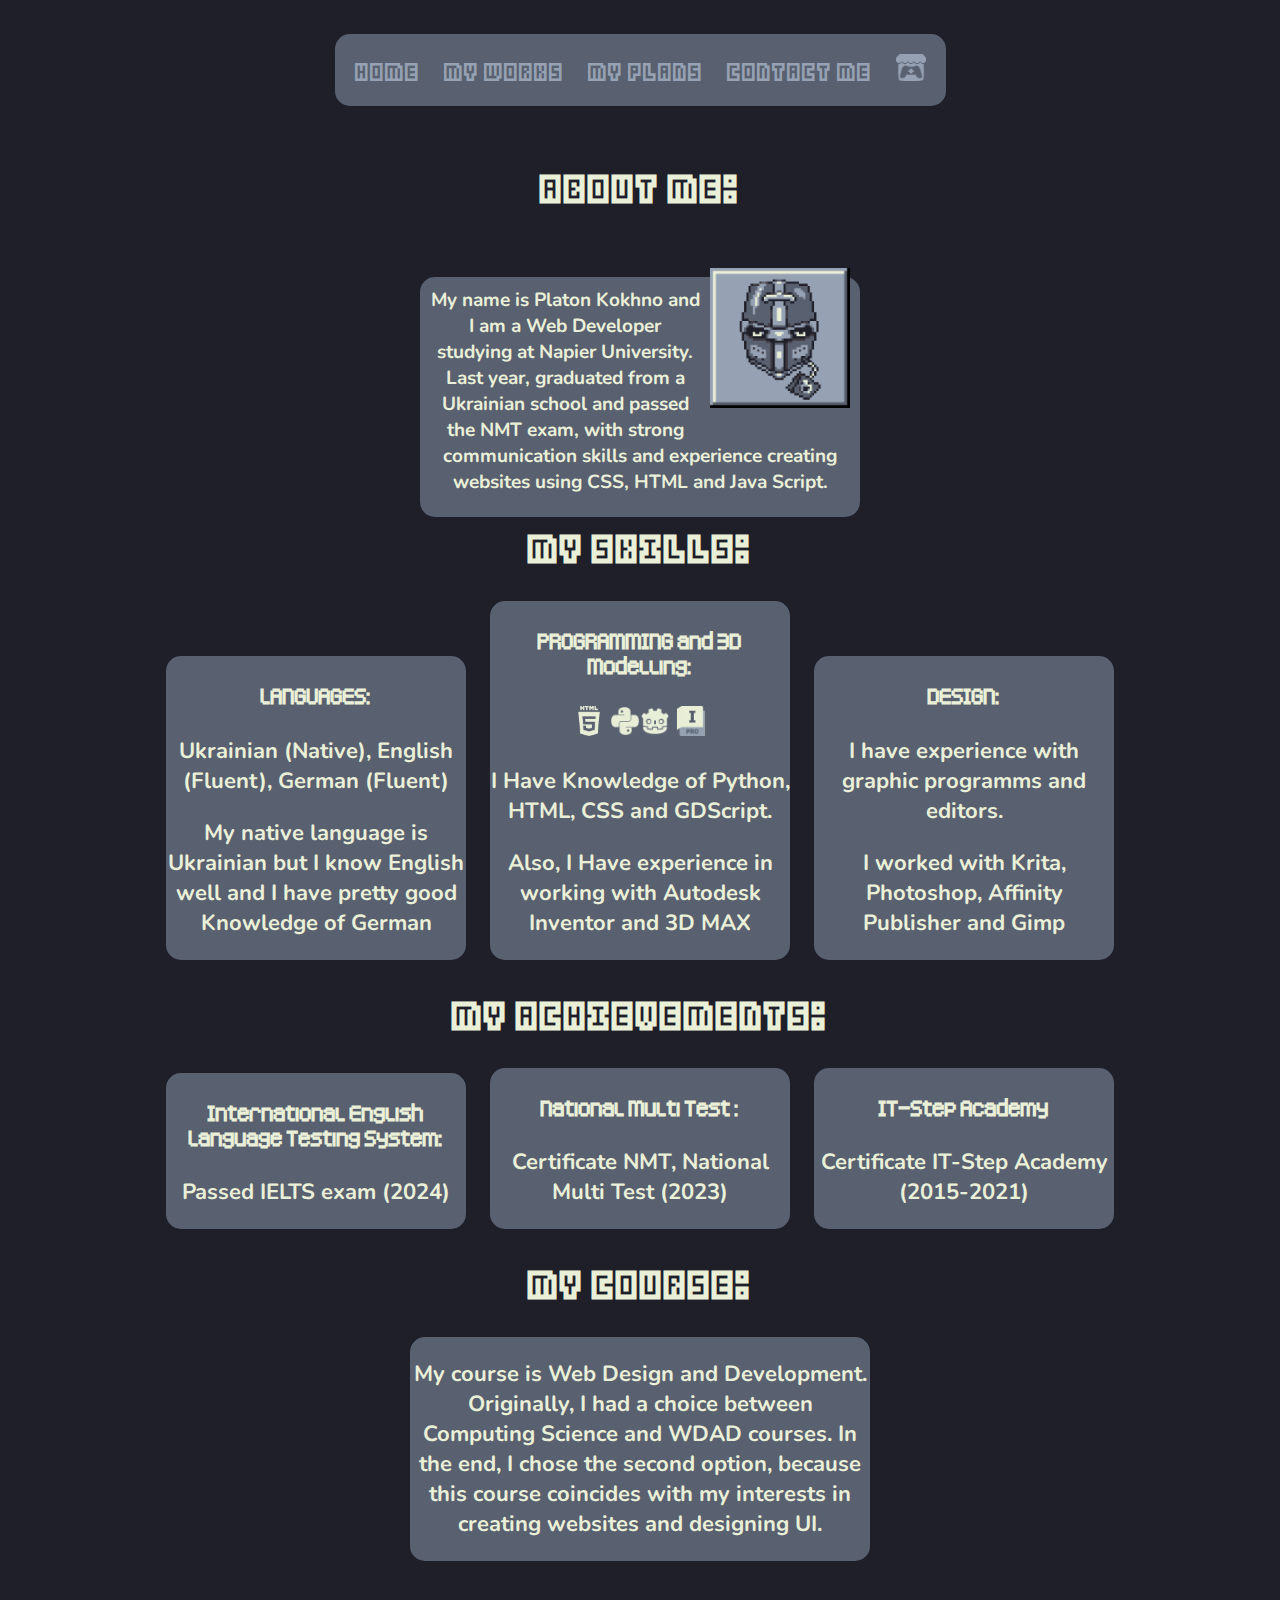
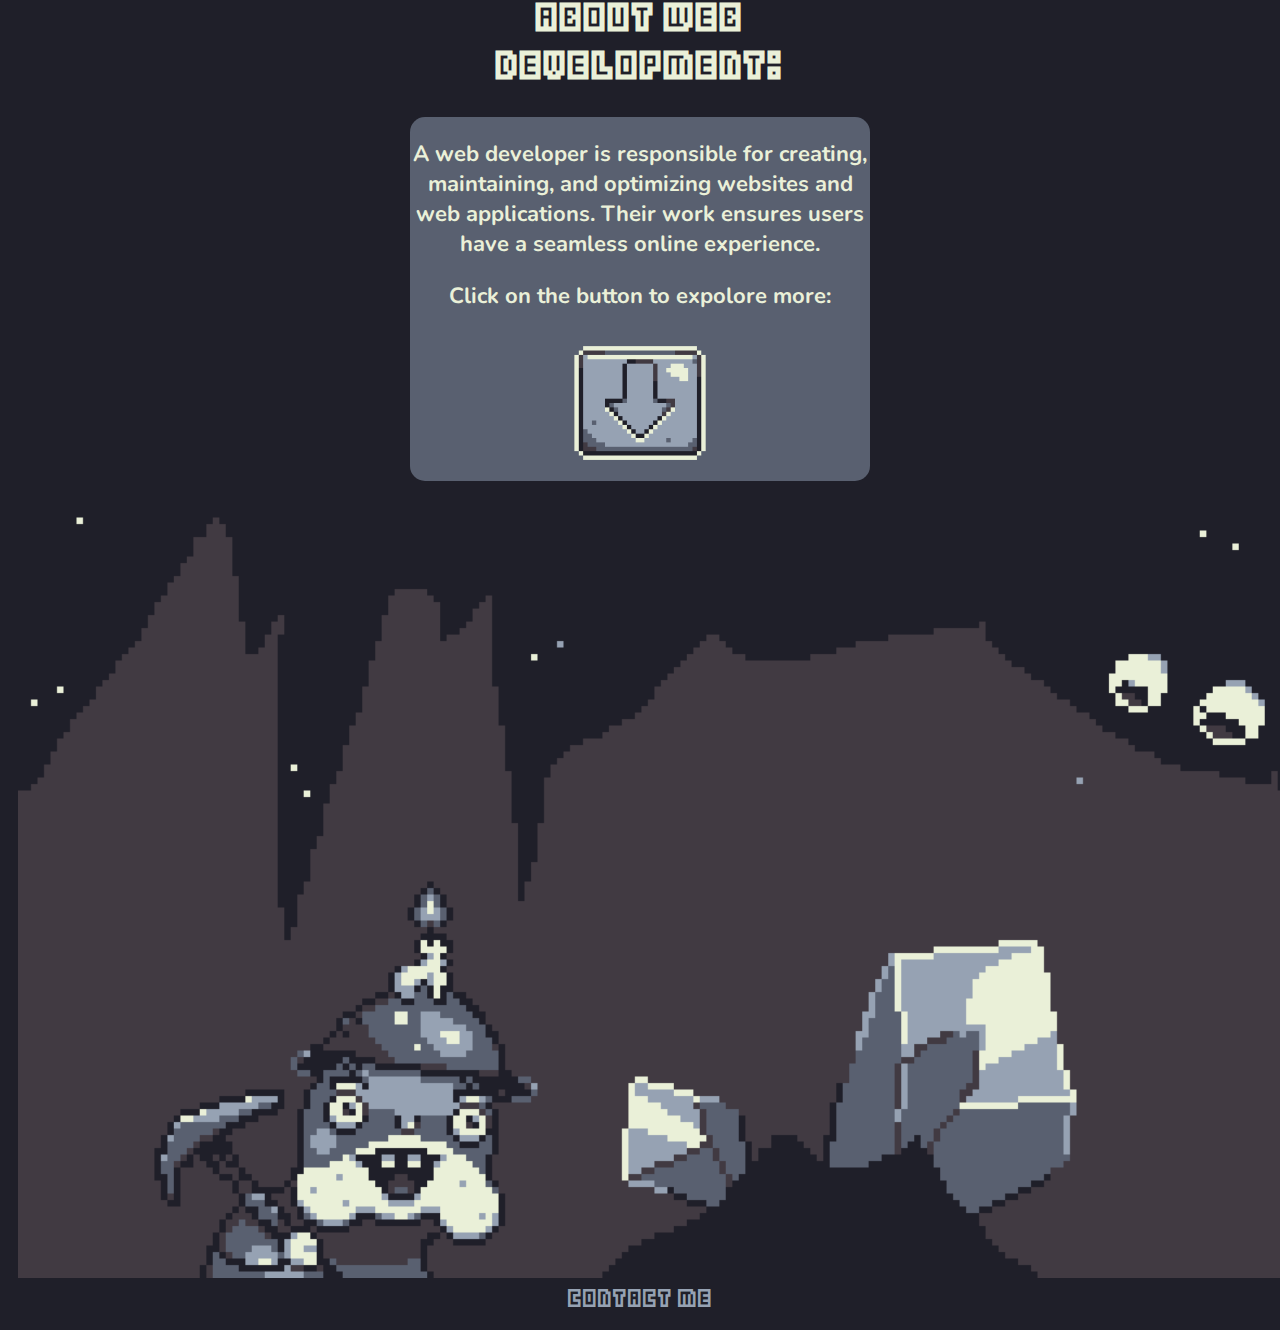
<file: index.html>
<!DOCTYPE html>
<html lang="en">
<head>
    <link rel="stylesheet" href="css/Istyle4.css">
    <link href="https://fonts.googleapis.com/css2?family=Jacquard+12&family=Jacquard+24+Charted&family=Jersey+10&family=Nunito:ital,wght@0,200..1000;1,200..1000&family=Oswald:wght@200..700&family=Pixelify+Sans:wght@400..700&display=swap" rel="stylesheet">
    <meta charset="UTF-8">
    <meta name="viewport" content="width=device-width, initial-scale=1.0">
    <link rel="icon" type="image/x-icon" href="images/pixil-frame-0(64).png">
    <title>Portfolio Website</title>
    
</head>
<body class="body1">
    <section class="container2">
    <ul class="menu">
        <li class="list">
            <a class="links" href="index.html">Home</a>
        </li>
        <li class="list">
            <a class="links" href="myworks.html">My Works</a>
        </li>
        <li class="list">
            <a class="links" href="myplans.html">My Plans</a>
        </li>
        <li class="list">
            <a class="links" href="contactme.html">Contact Me</a>
        </li>
        <li class="list">
            
            <a class="links" href="https://ferus-lem.itch.io/"><img class="itch"  src="images/itchio-textless-black.png" alt="images"></a>
            

        </li>
        

    </ul>
    </section>
    
    <h1 class="tt1">About me:</h1>
    
    
    <section class="container">
        <aside> <img class="im1"  src="images/pixil-gif-drawing(9).gif" alt="logo1"></aside>
    <p class="text1">My name is Platon Kokhno and I am a Web Developer studying at Napier University. 
        Last year, graduated from a Ukrainian school and passed the NMT exam, 
        with strong communication skills and experience creating websites using CSS, HTML and Java Script.
        
    </p>

        

    </section>
    
    
    <section class="container2">
        <h1 class="skill1">My Skills:</h1>

    </section> 
    <section class="container2">
        <li class="text2">
            <h2>LANGUAGES:</h2> 
            <p>Ukrainian (Native), English (Fluent),
                German (Fluent)</p>
            <p> My native language is Ukrainian but I know English well and I have pretty good Knowledge of German </p>
            
        </li>

        <li class="text2"><h2>PROGRAMMING and 3D Modelling:</h2> 
            <img class="itch"  src="images/html5logo1.png" alt="images">
            <img class="itch"  src="images/whitepythonlogo1.png" alt="images"><img class="itch"  src="images/godotwhitelogo.png" alt="images">
            <img class="itch"  src="images/autodeskmylogo3.png" alt="images">
            <p> I Have Knowledge of Python, HTML, CSS and GDScript.</p>
            <p>Also, I Have experience in working with
                Autodesk Inventor and 3D MAX</p>
        </li>
        
        <li class="text2"><h2>DESIGN:</h2> 
            <p>I  have experience with graphic programms and editors. </p>
            <p>I worked with Krita, Photoshop, 
Affinity Publisher and Gimp</p>
        </li>
    </section>

    <section class="container2">
        <h1 class="achive">My ACHIEVEMENTS:</h1>

    </section> 
    <section class="container2">
        <li class="text2">
            <h2>International English Language Testing System:</h2> 
            <p>Passed IELTS exam (2024) </p>
            
            
        </li>

        <li class="text2"><h2>National Multi Test :</h2> 
            <p> Certificate NMT, National Multi Test (2023)</p>
            
        </li>

        <li class="text2"><h2>IT-Step Academy </h2> 
            <p> Certificate IT-Step Academy (2015-2021)</p>
            
        </li>
        
        
    </section>
    <section class="container2">
        <h1 class="achive">My Course:</h1>

    </section> 
    <section class="container2">
        <li class="text3">
            
            <p>My course is Web Design and Development. Originally, I had a choice between Computing Science and WDAD courses. In the end, I chose the second
                option, because this course coincides with my interests in creating websites and designing UI.   </p>
            
            
        </li>

    
        
        
    </section>
    <section class="container2">
        <h1 class="achive">About Web Development:</h1>

    </section> 
    <section class="container2">
        <li class="text3">
            
            <p>A web developer is responsible for creating, maintaining, and optimizing websites and web applications. 
                Their work ensures users have a seamless online experience. 
            </p>
            <p>Click on the button to expolore more:</p>
                <a href="bonus/WebDevbyp.pptx" download>
                    <img class="buttondd" src="images/buttondown.png" alt="dbutton" ">
                  </a>  
            
            
        </li>

    
        
        
    </section>

</body>
<footer>
   
    <img class="cave2" src="images/cc3ve.png" alt="image1">
    <a class="links" href="contactme.html">Contact Me</a>
</footer>
</html>
</file>
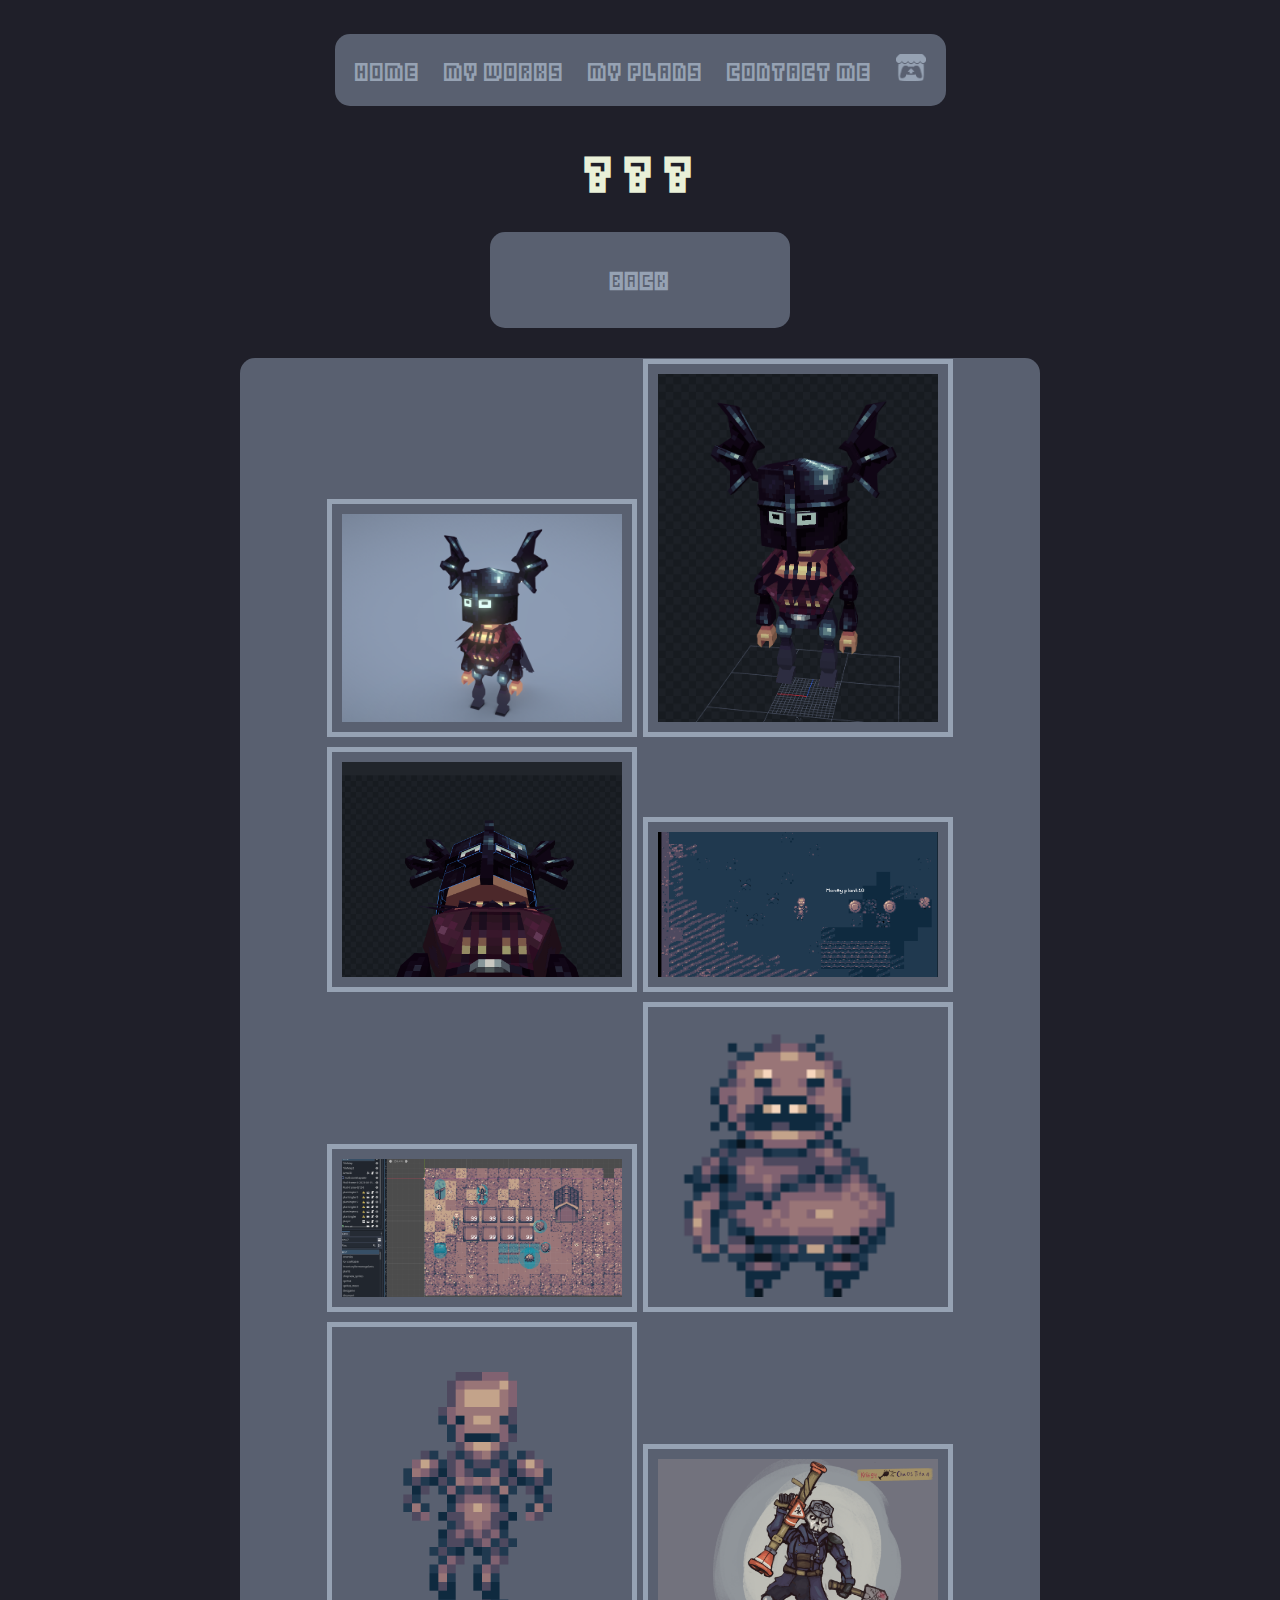
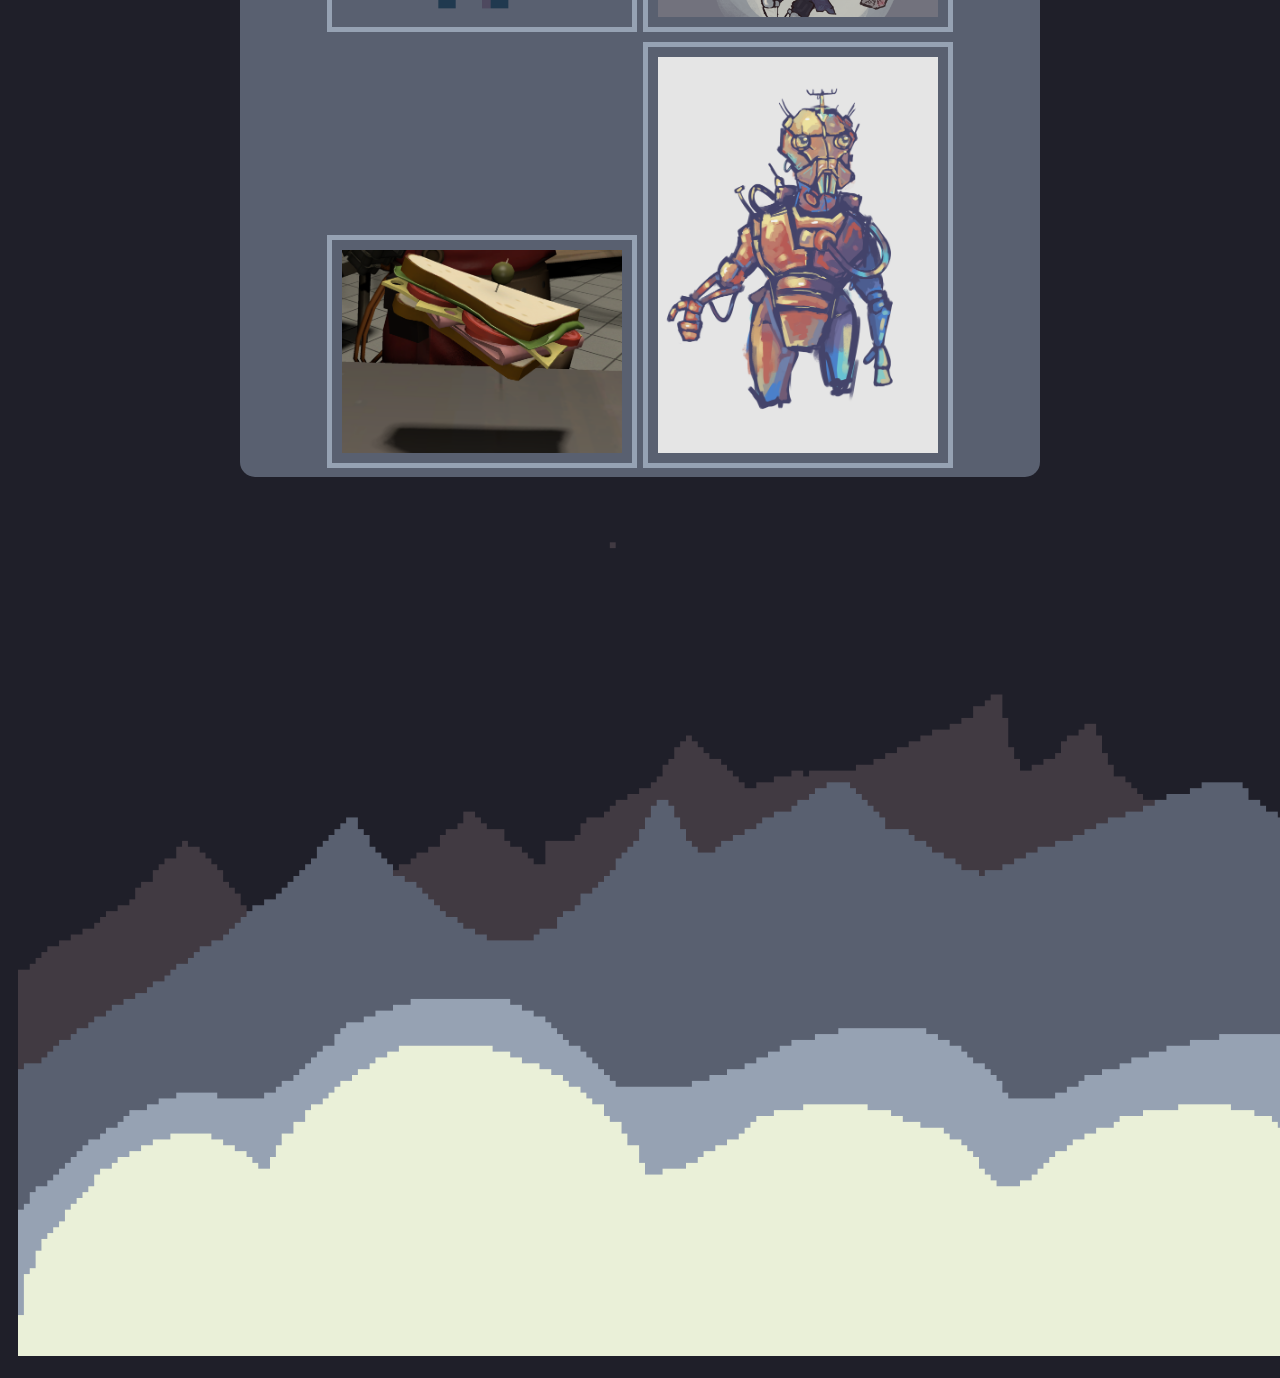
<file: chamber.html>
<!DOCTYPE html>
<html lang="en">
<head>
    <link rel="stylesheet" href="css/Istyle3.css">
    <link href="https://fonts.googleapis.com/css2?family=Jacquard+12&family=Jacquard+24+Charted&family=Jersey+10&family=Nunito:ital,wght@0,200..1000;1,200..1000&family=Oswald:wght@200..700&family=Pixelify+Sans:wght@400..700&display=swap" rel="stylesheet">
    <meta charset="UTF-8">
    <meta name="viewport" content="width=device-width, initial-scale=1.0">
    <link rel="icon" type="image/x-icon" href="images/pixil-frame-0(64).png">
    <title>Portfolio Website</title>
    <script src="javascript/event1.js"></script>
    
</head>
<body class="body1">
    <section class="container2">
    <ul class="menu">
        <li class="list">
            <a class="links" href="index.html">Home</a>
        </li>
        <li class="list">
            <a class="links" href="myworks.html">My Works</a>
        </li>
        <li class="list">
            <a class="links" href="myplans.html">My Plans</a>
        </li>
        <li class="list">
            <a class="links" href="contactme.html">Contact Me</a>
        </li>
        <li class="list">
            
            <a class="links" href="https://ferus-lem.itch.io/"><img class="itch"  src="images/itchio-textless-black.png" alt="images"></a>
            

        </li>
    </ul>
    </section>

    <section class="container2">
        <h1 class="skill1"> ? ? ?</h1>

    </section> 
    <section class="container2">
        <li class="text2">
            <h2><a class="links" href="myworks.html">BACK</a></h2> 
            <p></p>
            
            
        </li>
        <section class="container2">
            <li class="text3">
                <div class="im5"><img class="im4"  src="images/render1.png" alt="logo1">
                    <img class="im4"  src="images/editno1.png" alt="logo1">
                    <img class="im4"  src="images/knigh1b1.png" alt="logo1">
                    <img class="im4"  src="images/fromgame1.png" alt="logo1">
                    <img class="im4"  src="images/fromgame2.png" alt="logo1">
                    <img class="im4"  src="images/fatmannew.png" alt="logo1">
                    <img class="im4"  src="images/farmernew11.png" alt="logo1">
                    
                    <img class="im4"  src="images/rockejumpwh40k1.png" alt="logo1">
                    <img class="im4"  src="images/jlkh.png" alt="logo1">
                    <img class="im4"  src="images/colorbot11.png" alt="logo1">
                    
                </div>
                
                
            </li>

        </section>
        
                
                
                <p>   </p>
                
                
            </li>
    
            
        
                
                
                
            
</body>
<footer>
   
    <img class="cave2" src="images/cloudfull.png" alt="image1">
    
</footer>
</file>
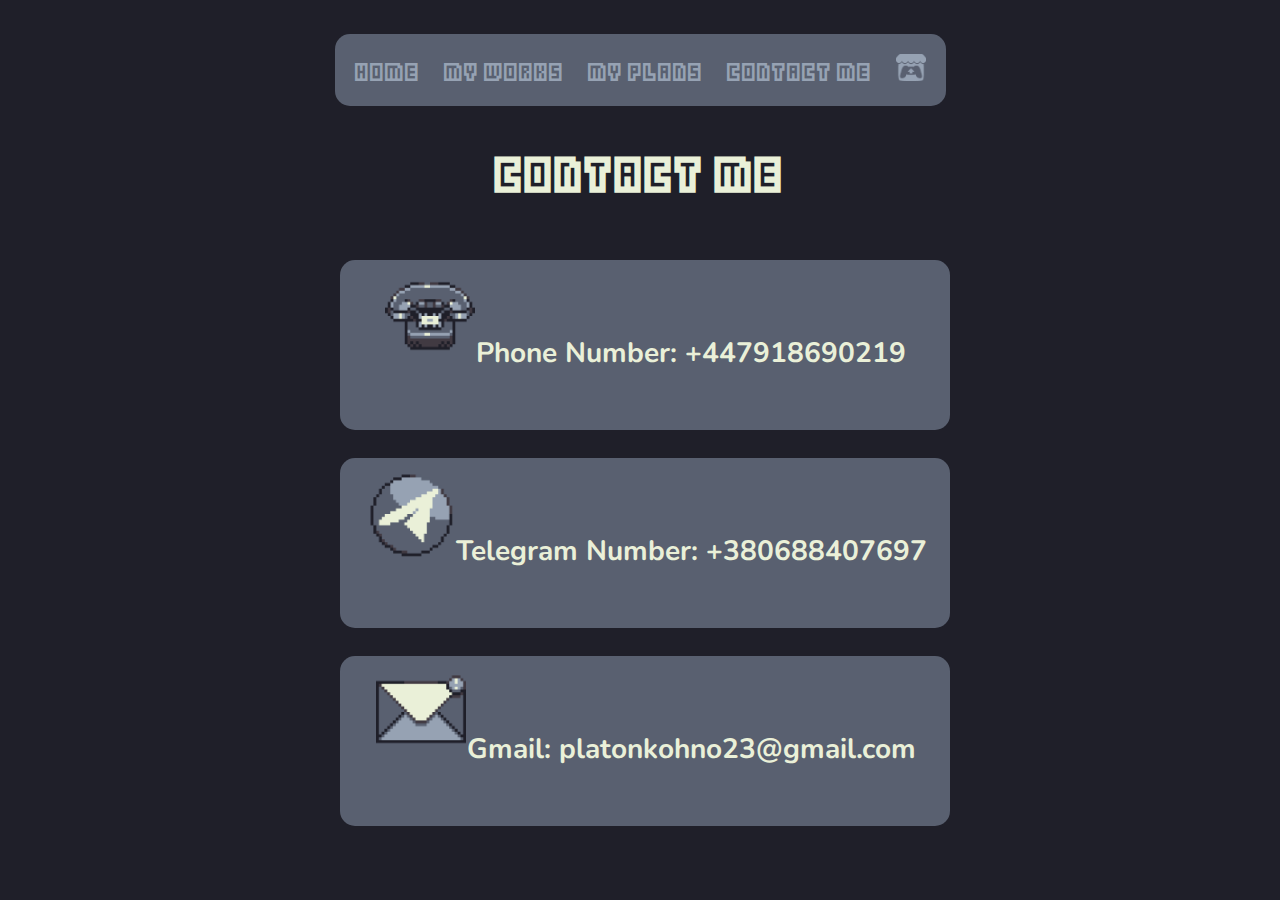
<file: contactme.html>
<!DOCTYPE html>
<html lang="en">
<head>
    <link rel="stylesheet" href="css/Istyle2.css">
    <link href="https://fonts.googleapis.com/css2?family=Jacquard+12&family=Jacquard+24+Charted&family=Jersey+10&family=Nunito:ital,wght@0,200..1000;1,200..1000&family=Oswald:wght@200..700&family=Pixelify+Sans:wght@400..700&display=swap" rel="stylesheet">
    <meta charset="UTF-8">
    <meta name="viewport" content="width=device-width, initial-scale=1.0">
    <link rel="icon" type="image/x-icon" href="images/pixil-frame-0(64).png">
    <title>Portfolio Website</title>
    
</head>
<body class="body1">
    <section class="container2">
    <ul class="menu">
        <li class="list">
            <a class="links" href="index.html">Home</a>
        </li>
        <li class="list">
            <a class="links" href="myworks.html">My Works</a>
        </li>
        <li class="list">
            <a class="links" href="myplans.html">My Plans</a>
        </li>
        <li class="list">
            <a class="links" href="contactme.html">Contact Me</a>
        </li>
        <li class="list">
            
            <a class="links" href="https://ferus-lem.itch.io/"><img class="itch"  src="images/itchio-textless-black.png" alt="images"></a>
            

        </li>
    </ul>
    </section>

    <section class="container2">
        <h1 class="skill1">CONTACT ME</h1>
    
<section class="share1">
<p class="contactus"><img class="im5"  src="images/pixil-frame-0(317).png" alt="logo1">Phone Number: +447918690219</p>
<p class="contactus"><img class="im5"  src="images/pixil-frame-0 (4).png" alt="logo1">Telegram Number: +380688407697</p>
<p class="contactus"><img class="im5"  src="images/letter2.png" alt="logo1">Gmail: platonkohno23@gmail.com</p>
    </section>
    </section>
</body>
</file>
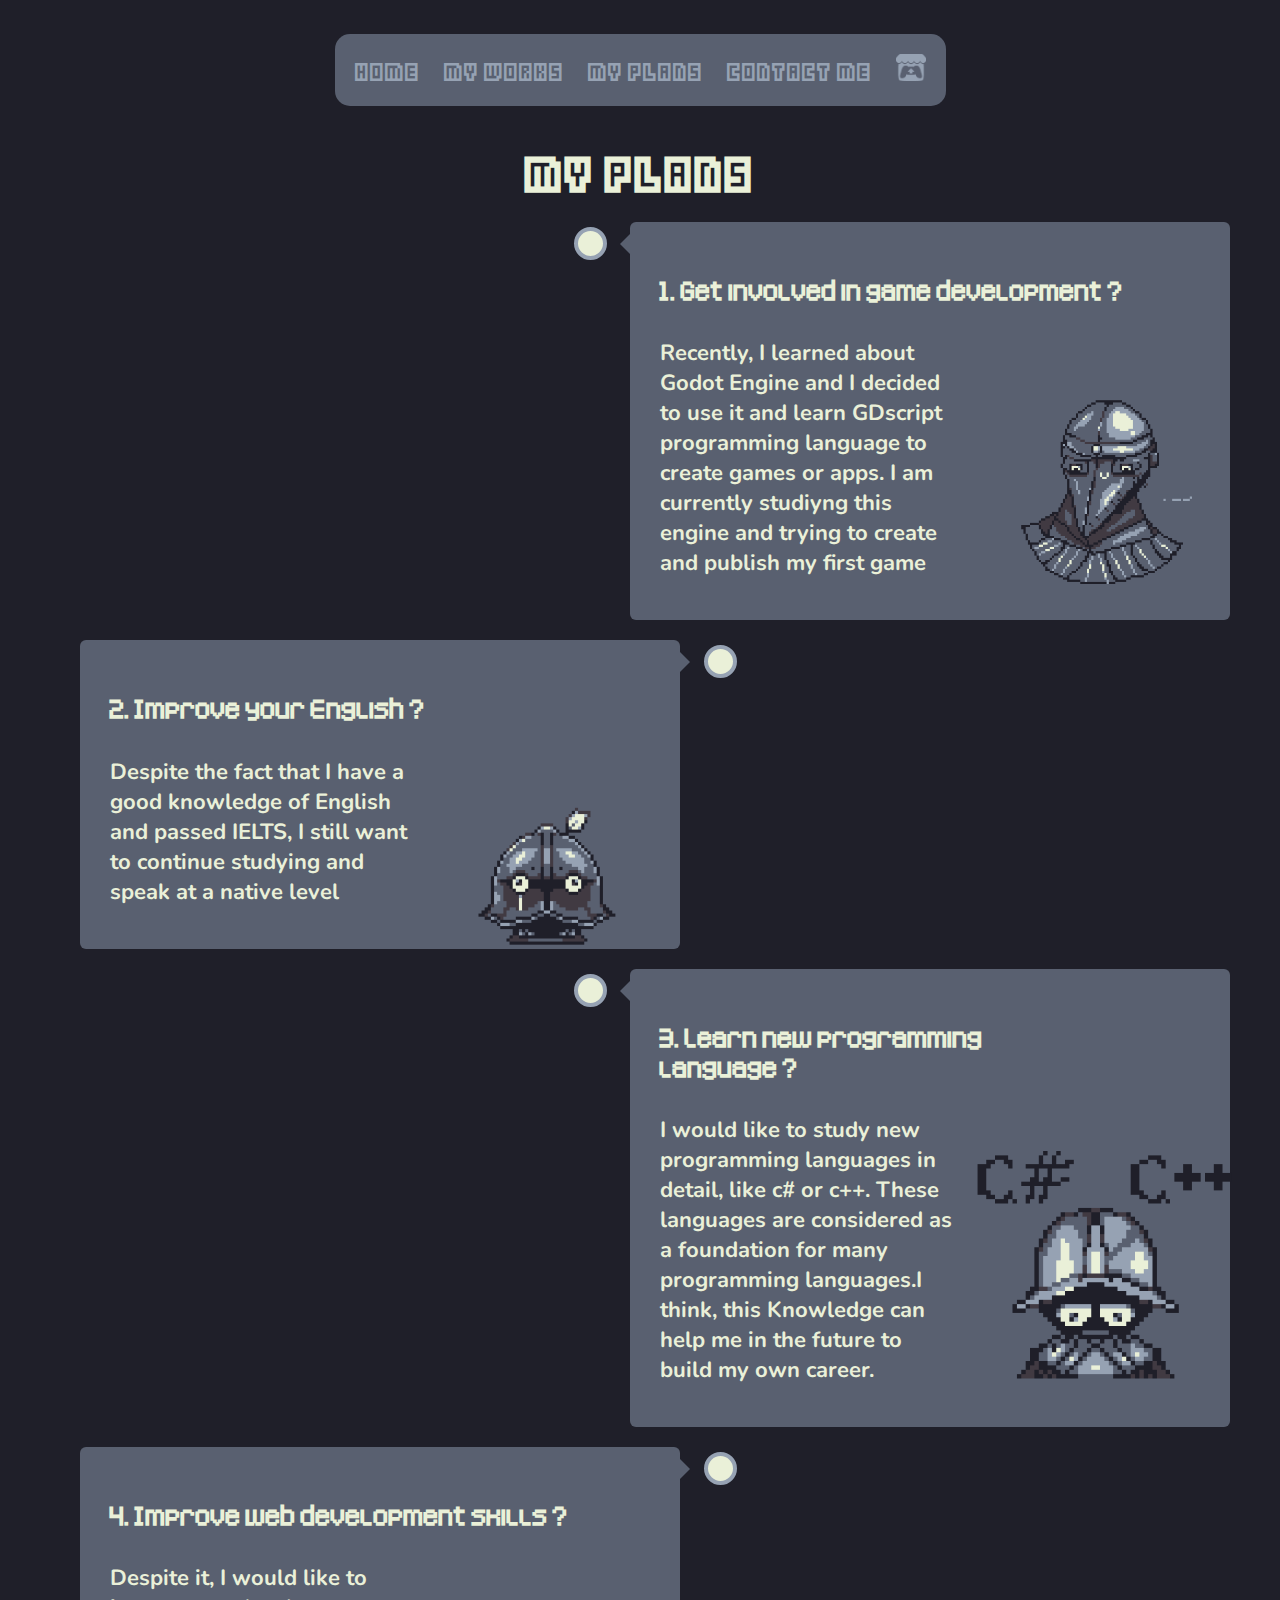
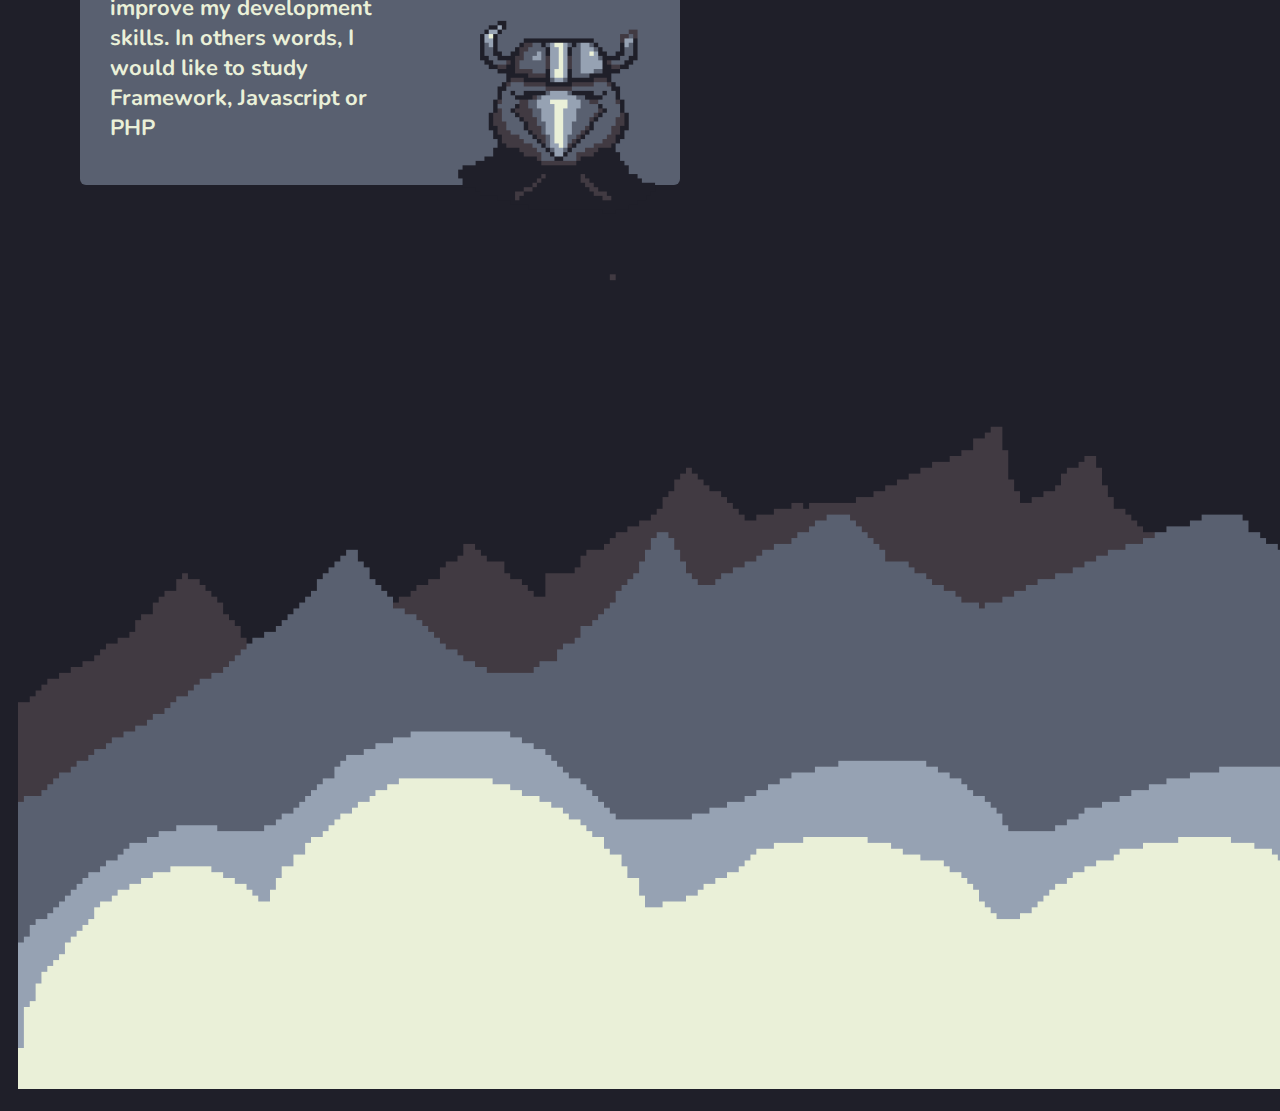
<file: myplans.html>
<!DOCTYPE html>
<html lang="en">
<head>
    <link rel="stylesheet" href="css/Istyle2.css">
    <link href="https://fonts.googleapis.com/css2?family=Jacquard+12&family=Jacquard+24+Charted&family=Jersey+10&family=Nunito:ital,wght@0,200..1000;1,200..1000&family=Oswald:wght@200..700&family=Pixelify+Sans:wght@400..700&display=swap" rel="stylesheet">
    <meta charset="UTF-8">
    <meta name="viewport" content="width=device-width, initial-scale=1.0">
    <meta name="viewport" content="width=device-width, initial-scale=1.0"> 
    <link rel="icon" type="image/x-icon" href="images/pixil-frame-0(64).png">
        <title>Portfolio Website</title>
    
</head>
<body class="body1">
    <div class="paralax">
    <section class="container2">
    <ul class="menu">
        <li class="list">
            <a class="links" href="index.html">Home</a>
        </li>
        <li class="list">
            <a class="links" href="myworks.html">My Works</a>
        </li>
        <li class="list">
            <a class="links" href="myplans.html">My Plans</a>
        </li>
        <li class="list">
            <a class="links" href="contactme.html">Contact Me</a>
        </li>
        <li class="list">
            
            <a class="links" href="https://ferus-lem.itch.io/"><img class="itch"  src="images/itchio-textless-black.png" alt="images"></a>
            

        </li>
    </ul>
    </section>

    <section class="container2">
        <h1 class="skill1">MY PLANS</h1>

    </section>
    
<div >
<div class="myplans1">

    <div class="container right">
        <div class="ctext">
            <h2>1. Get involved in game development  ?</h2>
            <p>
                <img class="im1"  src="images/godotplan2.gif" alt="logo1"></aside>
                Recently, I learned about Godot Engine and I decided to use it and learn 
                GDscript programming language to create games or apps. I am currently
            studiyng this engine and trying to create and publish my first game </p>

        </div>

    </div>


    <div class="container left ">
        <div class="ctext">
            <h2>2. Improve your English  ?</h2>
            <img class="im1"  src="images/engwebsite.gif" alt="logo1">
            <p>Despite the fact that I have a good knowledge of English and passed 
                IELTS, I still want to continue studying and speak at a native level  </p>
        </div>

    </div>

    <div class="container right">
        <div class="ctext">
            <h2>3. Learn new programming language  ?</h2>
           
            <p> <img class="im1"  src="images/fff222.gif" alt="logo1"></aside>
                I would like to study new programming
                languages in detail, like c# or c++. These languages are considered as a foundation  for many programming languages.I think, this Knowledge can help me in the future to build my own career. 
            </p>
            
        </div>

    </div>

    <div class="container left ">
        <div class="ctext">
            <h2>4. Improve web development skills  ?</h2>
            <p> <img class="im1"  src="images/for4.gif" alt="logo1"></aside>
                Despite it, I would like to improve my development skills. In others words, I would like to study Framework, Javascript or PHP 
            </p>
        </div>

    </div>
</div>
</div>
</div>
<footer>
   
    <img class="cave2" src="images/cloudfull.png" alt="image1">
    
</footer>
</file>
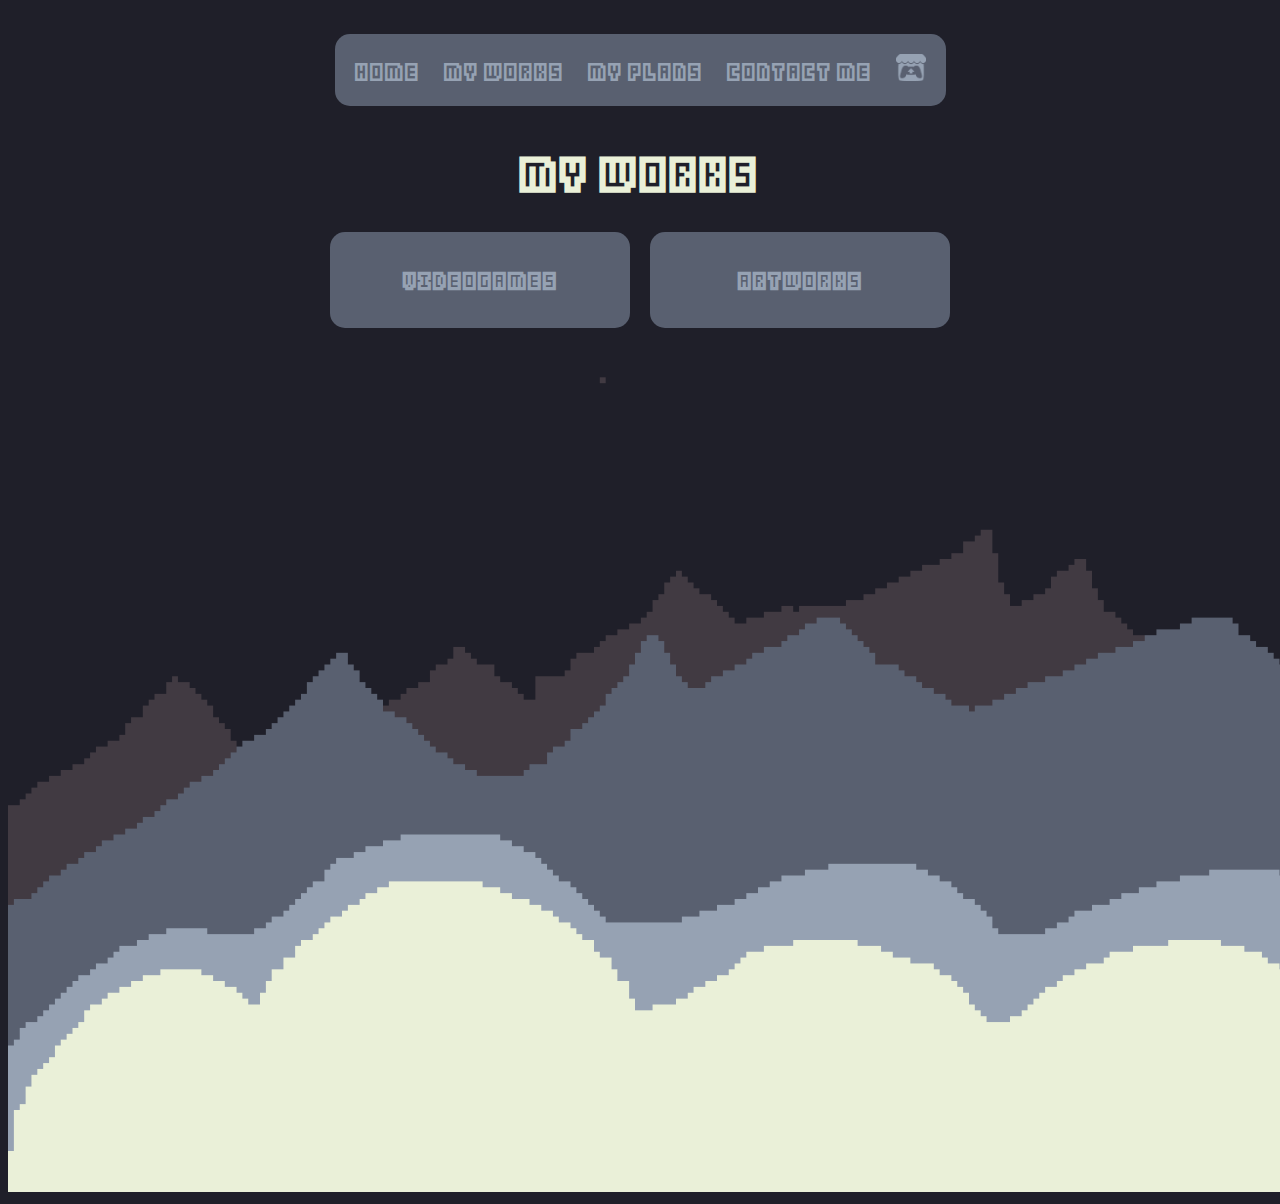
<file: myworks.html>
<!DOCTYPE html>
<html lang="en">
<head>
    <link rel="stylesheet" href="css/Istyle3.css">
    <link href="https://fonts.googleapis.com/css2?family=Jacquard+12&family=Jacquard+24+Charted&family=Jersey+10&family=Nunito:ital,wght@0,200..1000;1,200..1000&family=Oswald:wght@200..700&family=Pixelify+Sans:wght@400..700&display=swap" rel="stylesheet">
    <meta charset="UTF-8">
    <meta name="viewport" content="width=device-width, initial-scale=1.0">
    
    <link rel="icon" type="image/x-icon" href="images/pixil-frame-0(64).png">
    <title>Portfolio Website</title>
    
</head>
<body class="body1">
    <section class="container2">
    <ul class="menu">
        <li class="list">
            <a class="links" href="index.html">Home</a>
        </li>
        <li class="list">
            <a class="links" href="#">My Works</a>
        </li>
        <li class="list">
            <a class="links" href="myplans.html">My Plans</a>
        </li>
        <li class="list">
            <a class="links" href="contactme.html">Contact Me</a>
        </li>
        <li class="list">
            
            <a class="links" href="https://ferus-lem.itch.io/"><img class="itch"  src="images/itchio-textless-black.png" alt="images"></a>
            

        </li>
    </ul>
    </section>

    <section class="container2">
        <h1 class="skill1">MY W0RKS</h1>

    </section> 
    <section class="container2">
        <li class="text2">
            <h2><a class="links" href="games.html">VIDEOGAMES</a></h2> 
            
            <li class="text2">
                <h2><a class="links" href="artworks.html">ARTWORKS</a></h2> 
                
            
            
        
            
            
        </section>

        <footer>
   
            <img class="cave2" src="images/cloudfull.png" alt="image1">
            
        </footer>
        </html>
</file>
<file: css/Istyle4.css>
@font-face {
    font-family:Kenney Blocks ;
    src: url(../fonts/Kenney\ Blocks.ttf);
}
@font-face {
    font-family:Kenney Pixel ;
    src: url(../fonts/Kenney\ Pixel.ttf);
}
.container{
    display: block;
    width: 440px;
    margin: 20px;
    height: 220px;
    text-align: center;
    margin-left: auto;
    margin-right: auto;
    padding: 15px;
    
    }
    .menu{
     display: inline-block;   
     background-color: #596070;
    margin-left: auto;
    margin-right: auto;
    padding: 10px;
    border-radius: 15px;
    }
    
    .list{
        
        font-family: Kenney Blocks;
        display: inline-block;
        margin: 10px;
        color: #96a2b3 ;
        text-align: center;
        
         
    }
    
    
    
    .links{
        color: #96a2b3;
        background-color: transparent;
        text-decoration: none;
        font-size:20px ;
        text-align: center;
        
    }
    
    .links:hover{
        color: #eaf0d8 ;
    
    }
    .text1{
    
        font-size:19px ;
        color: #eaf0d8 ;
        background-color: #596070 ;
        border-radius: 15px;
        font-weight: bold;
        height: 220px;
        padding: 10px;
        font-family: "Nunito", sans-serif;
        
    }
    .tt1{
        font-family: Kenney Blocks;
        text-align: center;
        margin-left: auto;
        margin-right: auto;
        padding: 10px;
    }
    
    .skill1{
        font-family: Kenney Blocks;
        display: block;
        text-align: center;
        color: #eaf0d8 ;
        width: 500px;
        margin: auto;
    }
    
    .text2{
        display: inline-block;
        font-weight: bold;
        background-color: #596070 ;
        color: #eaf0d8 ;
        font-size:22px ;
        font-family: "Nunito", sans-serif;
        border-radius: 15px;
        width: 300px;
        margin: 10px;
    }
    .body1{
        background-color: #1f1f29;
        
    }
    .buttondd{
        width: 140px;
        transition: transform .2s;
    }
    
    .buttondd:hover{
        transform: scale(1.5);
    
    }
    
    h1{
        color: #eaf0d8 ;
        font-family:sans-serif ;
    
    }
    
    h3{
        color: #eaf0d8 ;
        font-family: Kenney Pixel;
        text-align: center;
        margin-left: auto;
        margin-right: auto;
        padding: 10px;
        font-size:40px ;
    
    
    }
    h2{
        font-family: Kenney Pixel;
    
    }
    
    .row{
        display: inline-block; 
    }
    
    .container2{
        text-align: center;
        margin-left: auto;
        margin-right: auto;
        padding: 10px;
        
    
    
    }
    .im1{
        margin: 10px;
        width: 140px;
       
        float: right;
       
        
        
    }
    
    .achive{
        font-family: Kenney Blocks;
        display: block;
        text-align: center;
        color: #eaf0d8 ;
        width: 500px;
        margin: auto;
        animation: glow 1s ease-in-out infinite alternate;
    }
    
    .itch{
        width: 30px;
        opacity: 1;
        
    }
    @keyframes shake {
        0% { transform: translate(1px, 1px) rotate(0deg); }
        10% { transform: translate(-1px, -2px) rotate(-1deg); }
        20% { transform: translate(-3px, 0px) rotate(1deg); }
        30% { transform: translate(3px, 2px) rotate(0deg); }
        40% { transform: translate(1px, -1px) rotate(1deg); }
        50% { transform: translate(-1px, 2px) rotate(-1deg); }
        60% { transform: translate(-3px, 1px) rotate(0deg); }
        70% { transform: translate(3px, 1px) rotate(-1deg); }
        80% { transform: translate(-1px, -1px) rotate(1deg); }
        90% { transform: translate(1px, 2px) rotate(0deg); }
        100% { transform: translate(1px, -2px) rotate(-1deg); }
      }
    
    .itch:hover{
    
        animation: shake 0.5s; 
        animation-iteration-count: infinite; 
    }
    
    
    .itchwhite{
        width: 30px;
        opacity: 0;
        position: absolute;
    
    }
    
    .itchioc{
        position: relative;
        width: 50%;
    }
    
    .itchioc:hover .itchwhite{
        opacity: 1;
    
    }
    
    .itchioc:hover .itch{
        opacity: 0;
    
    }
    
    .cave2{
        width: 1500px;
    }
    footer{
        
        text-align: center;
        margin-left: auto;
        margin-right: auto;
        padding: 10px;
        font-family: Kenney Blocks;
        color: #eaf0d8 ;
    
    }
    .text3{
        display: inline-block;
        font-weight: bold;
        background-color: #596070 ;
        color: #eaf0d8 ;
        font-size:22px ;
        font-family: "Nunito", sans-serif;
        border-radius: 15px;
        width: 460px;
        margin: 10px;
    
    
    }
</file>
<file: css/Istyle3.css>
@font-face {
    font-family:Kenney Blocks ;
    src: url(../fonts/Kenney\ Blocks.ttf);
}
@font-face {
    font-family:Kenney Pixel ;
    src: url(../fonts/Kenney\ Pixel.ttf);
}


.menu{
 display: inline-block;   
 background-color: #596070;
margin-left: auto;
margin-right: auto;
padding: 10px;
border-radius: 15px;
}

.list{
    
    font-family: Kenney Blocks;
    display: inline-block;
    margin: 10px;
    color: #96a2b3 ;
    text-align: center;
    
     
}

.cave2{
    width: 1500px;
}

.links{
    color: #96a2b3;
    background-color: transparent;
    text-decoration: none;
    font-size:20px ;
    text-align: center;
    font-family: Kenney Blocks;
    
}

.links:hover{
    color: #eaf0d8 ;

}
.text1{

    font-size:18px ;
    color: #eaf0d8 ;
    background-color: #596070 ;
    border-radius: 15px;
    font-weight: bold;
    height: 150px;
    padding: 10px;
    font-family: "Nunito", sans-serif;
    
}
.tt1{
    font-family: Kenney Blocks;
    text-align: center;
    margin-left: auto;
    margin-right: auto;
    padding: 10px;
}

.skill1{
    font-family: Kenney Blocks;
    display: block;
    text-align: center;
    color: #eaf0d8 ;
    width: 500px;
    font-size:40px ;
    margin: auto;
}

.text2{
    display: inline-block;
    font-weight: bold;
    background-color: #596070 ;
    color: #eaf0d8 ;
    font-size:22px ;
    font-family: "Nunito", sans-serif;
    border-radius: 15px;
    width: 300px;
    margin: 10px;
}

.text4{
    display: inline-block;
    font-weight: bold;
    background-color: #596070 ;
    color: #eaf0d8 ;
    font-size:22px ;
    font-family: "Nunito", sans-serif;
    border-radius: 15px;
    width: 500px;
    margin: 10px;
}
.body1{
    background-color: #1f1f29;
    
}
h1{
    color: #eaf0d8 ;
    font-family:sans-serif ;

}
h2{
    font-family: Kenney Pixel;
    font-size:40px ;

}

.row{
    display: inline-block; 
}

.container2{
    text-align: center;
    margin-left: auto;
    margin-right: auto;
    padding: 10px;
    


}
.im1{
    margin: 1px;
    width: 280px;
    margin-right: -40px;
   
    float: right;
  
}
.im4{
    margin: 1px;
    width: 280px;
    border: 5px solid #96a2b3;
    text-align: center;
    margin-left: auto;
    margin-right: auto;
    padding: 10px;
    transition: transform .2s;

}


.im5{
    transition: transform 0.3s ease-in-out;
    

}
.im5 img:hover{
    transform: scale(1.5);

}

.achive{
    font-family: Kenney Blocks;
    display: block;
    text-align: center;
    color: #eaf0d8 ;
    width: 500px;
    margin: auto;
    animation: glow 1s ease-in-out infinite alternate;
}

h2{
    font-family: Kenney Pixel;
    color: #eaf0d8 ;

}

.itch{
    width: 30px;
    opacity: 1;
    
}
.text3{
    display: inline-block;
    font-weight: bold;
    background-color: #596070 ;
    color: #eaf0d8 ;
    font-size:22px ;
    font-family: "Nunito", sans-serif;
    border-radius: 15px;
    width: 800px;
    margin: 10px;

.cave2{
    width: 1400px;
}
footer{
    text-align: center;
    margin-left: auto;
    margin-right: auto;
    padding: 10px;
}

.myplans1{
    position: relative;
    max-width: 1200px;
    margin: 0 auto;
}

.myplans1::after {
    content: '';
    position: absolute;
    width: 6px;
    
    top: 0;
    bottom: 0;
    left: 50%;
    margin-left: -3px;
}

.myplans1::after{
    
    
}
.container{
    width: 100%;
    padding-left: 70px;
    padding-right: 25px;
}

.container{
    padding: 10px 40px;
    position: relative;
    background-color: inherit;
    width: 50%;
}

.container::after {
    content: '';
    position: absolute;
    width: 25px;
    height: 25px;
    right: -17px;
    background-color: #eaf0d8;
    border: 4px solid #96a2b3;
    top: 15px;
    border-radius: 50%;
    z-index: 1;
  }
.left{
    left: 0;
}
.right{
    left: 50%;
    margin-left: -50px;
}
.left::before {
    content: " ";
    height: 0;
    position: absolute;
    top: 22px;
    width: 0;
    z-index: 1;
    right: 30px;
    border: medium solid #596070;
    border-width: 10px 0 10px 10px;
    border-color: transparent transparent transparent #596070;
  }

  .right::before {
    content: " ";
    height: 0;
    position: absolute;
    top: 22px;
    width: 0;
    z-index: 1;
    left: 30px;
    border: medium solid #596070;
    border-width: 10px 10px 10px 0;
    border-color: transparent #596070 transparent transparent;
  }
  
  
  .right::after {
    left: -16px;
  }
  .ctext{
    padding: 20px 30px;
  background-color: #596070;
  position: relative;
  border-radius: 6px;
  }
  p{
    font-weight: bold;
    color: #eaf0d8 ;
    font-size:22px ;
    font-family: "Nunito", sans-serif;
  }
</file>
<file: css/Istyle2.css>
@font-face {
    font-family:Kenney Blocks ;
    src: url(../fonts/Kenney\ Blocks.ttf);
}
@font-face {
    font-family:Kenney Pixel ;
    src: url(../fonts/Kenney\ Pixel.ttf);
}


.menu{
 display: inline-block;   
 background-color: #596070;
margin-left: auto;
margin-right: auto;
padding: 10px;
border-radius: 15px;
}

.list{
    
    font-family: Kenney Blocks;
    display: inline-block;
    margin: 10px;
    color: #96a2b3 ;
    text-align: center;
    
     
}



.links{
    color: #96a2b3;
    background-color: transparent;
    text-decoration: none;
    font-size:20px ;
    text-align: center;
    
}

.links:hover{
    color: #eaf0d8 ;

}
.text1{

    font-size:18px ;
    color: #eaf0d8 ;
    background-color: #596070 ;
    border-radius: 15px;
    font-weight: bold;
    height: 150px;
    padding: 10px;
    font-family: "Nunito", sans-serif;
    
}
.tt1{
    font-family: Kenney Blocks;
    text-align: center;
    margin-left: auto;
    margin-right: auto;
    padding: 10px;
}

.skill1{
    font-family: Kenney Blocks;
    display: block;
    text-align: center;
    color: #eaf0d8 ;
    width: 500px;
    font-size:40px ;
    margin: auto;
}

.text2{
    display: inline-block;
    font-weight: bold;
    background-color: #596070 ;
    color: #eaf0d8 ;
    font-size:22px ;
    font-family: "Nunito", sans-serif;
    border-radius: 15px;
    width: 300px;
    margin: 10px;
}
.body1{
    background-color: #1f1f29;
    
}
h1{
    color: #eaf0d8 ;
    font-family:sans-serif ;

}
h2{
    font-family: Kenney Pixel;
    font-size:40px ;

}

.row{
    display: inline-block; 
}


.container2{
    text-align: center;
    margin-left: auto;
    margin-right: auto;
    padding: 10px;
    


}
.im1{
    margin: 1px;
    width: 280px;
    margin-right: -40px;
   
    float: right;
   
    
    
}

.achive{
    font-family: Kenney Blocks;
    display: block;
    text-align: center;
    color: #eaf0d8 ;
    width: 500px;
    margin: auto;
    animation: glow 1s ease-in-out infinite alternate;
}

h2{
    font-family: Kenney Pixel;
    color: #eaf0d8 ;

}

.itch{
    width: 30px;
    opacity: 1;
    
}


.cave2{
    width: 1500px;
}
footer{
    text-align: center;
    margin-left: auto;
    margin-right: auto;
    padding: 10px;
}

.myplans1{
    position: relative;
    max-width: 1200px;
    margin: 0 auto;
}

.myplans1::after {
    content: '';
    position: absolute;
    width: 6px;
    
    top: 0;
    bottom: 0;
    left: 50%;
    margin-left: -3px;
    
}

.paralax{
    
    background-repeat: repeat; 
    


}
.myplans1::after{
    
    
}
.container{
    width: 100%;
    padding-left: 70px;
    padding-right: 25px;
}

.container{
    padding: 10px 40px;
    position: relative;
    background-color: inherit;
    width: 50%;
}

.container::after {
    content: '';
    position: absolute;
    width: 25px;
    height: 25px;
    right: -17px;
    background-color: #eaf0d8;
    border: 4px solid #96a2b3;
    top: 15px;
    border-radius: 50%;
    z-index: 1;
  }
.left{
    left: 0;
}

.share1{
    display: block;
width: 600px;
margin: 20px;
height: 200px;
text-align: center;
margin-left: auto;
margin-right: auto;
padding: 10px;
}
.right{
    left: 50%;
    margin-left: -50px;
}
.left::before {
    content: " ";
    height: 0;
    position: absolute;
    top: 22px;
    width: 0;
    z-index: 1;
    right: 30px;
    border: medium solid #596070;
    border-width: 10px 0 10px 10px;
    border-color: transparent transparent transparent #596070;
  }

  .right::before {
    content: " ";
    height: 0;
    position: absolute;
    top: 22px;
    width: 0;
    z-index: 1;
    left: 30px;
    border: medium solid #596070;
    border-width: 10px 10px 10px 0;
    border-color: transparent #596070 transparent transparent;
  }
  
  
  .right::after {
    left: -16px;
  }
  .ctext{
    padding: 20px 30px;
  background-color: #596070;
  position: relative;
  border-radius: 6px;
  }
  p{
    font-weight: bold;
    color: #eaf0d8 ;
    font-size:22px ;
    font-family: "Nunito", sans-serif;
  }
  .im5{
    
    width: 90px;
    margin: 1px;
   
    
  }

  .im5:hover{

    animation: shake 0.5s; 
    animation-iteration-count: infinite; 
}
@keyframes shake {
    0% { transform: translate(1px, 1px) rotate(0deg); }
    10% { transform: translate(-1px, -2px) rotate(-1deg); }
    20% { transform: translate(-3px, 0px) rotate(1deg); }
    30% { transform: translate(3px, 2px) rotate(0deg); }
    40% { transform: translate(1px, -1px) rotate(1deg); }
    50% { transform: translate(-1px, 2px) rotate(-1deg); }
    60% { transform: translate(-3px, 1px) rotate(0deg); }
    70% { transform: translate(3px, 1px) rotate(-1deg); }
    80% { transform: translate(-1px, -1px) rotate(1deg); }
    90% { transform: translate(1px, 2px) rotate(0deg); }
    100% { transform: translate(1px, -2px) rotate(-1deg); }
  }
.contactus{
    font-size:28px ;
    background-color: #596070 ;
    width: 590px;
    border-radius: 15px;
    font-weight: bold;
    height: 150px;
    padding: 10px;
    
}
</file>
